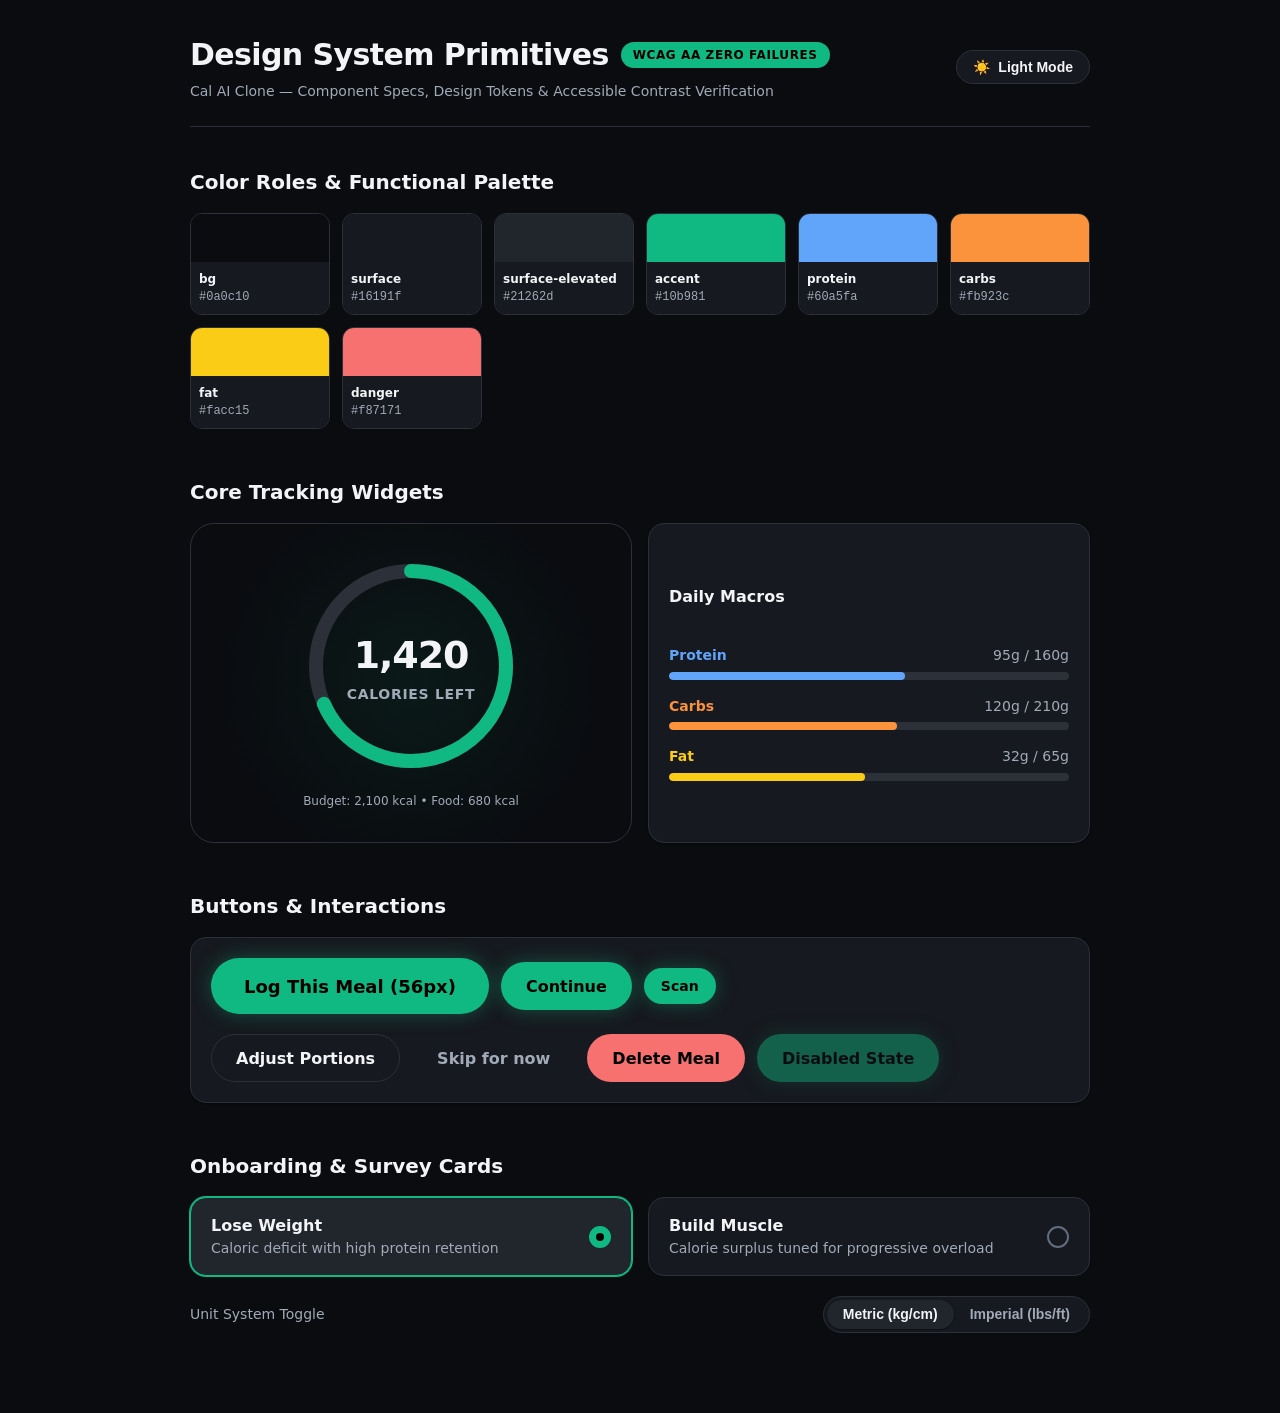
<file: replica/design/primitives.html>
<!DOCTYPE html>
<html lang="en" data-theme="dark">
<head>
  <meta charset="UTF-8">
  <meta name="viewport" content="width=device-width, initial-scale=1.0">
  <title>Cal AI Replica — Design System Primitives</title>
  <link rel="stylesheet" href="tokens.css">
  <style>
    * {
      box-sizing: border-box;
      margin: 0;
      padding: 0;
    }
    body {
      background-color: var(--color-bg);
      color: var(--color-text);
      font-family: var(--font-sans);
      line-height: 1.5;
      padding: 2rem 1.5rem;
      transition: background-color var(--motion-base) var(--motion-ease), color var(--motion-base) var(--motion-ease);
    }
    .container {
      max-width: 900px;
      margin: 0 auto;
    }
    header {
      display: flex;
      justify-content: space-between;
      align-items: center;
      margin-bottom: 2.5rem;
      border-bottom: 1px solid var(--color-border);
      padding-bottom: 1.5rem;
    }
    h1 {
      font-size: var(--text-2xl);
      font-weight: 800;
      letter-spacing: -0.02em;
    }
    .badge {
      display: inline-flex;
      align-items: center;
      padding: 0.25rem 0.75rem;
      border-radius: var(--radius-pill);
      font-size: var(--text-xs);
      font-weight: 700;
      text-transform: uppercase;
      letter-spacing: 0.05em;
    }
    .badge-accent {
      background-color: var(--color-accent);
      color: var(--color-on-accent);
    }
    .theme-toggle {
      background: var(--color-surface);
      border: 1px solid var(--color-border);
      color: var(--color-text);
      padding: 0.5rem 1rem;
      border-radius: var(--radius-pill);
      font-size: var(--text-sm);
      font-weight: 600;
      cursor: pointer;
      display: flex;
      align-items: center;
      gap: 0.5rem;
      transition: all var(--motion-fast) var(--motion-ease);
    }
    .theme-toggle:hover {
      border-color: var(--color-border-input);
    }
    section {
      margin-bottom: 3rem;
    }
    h2 {
      font-size: var(--text-lg);
      font-weight: 700;
      margin-bottom: 1rem;
      display: flex;
      align-items: center;
      gap: 0.5rem;
    }
    .grid {
      display: grid;
      grid-template-columns: repeat(auto-fit, minmax(260px, 1fr));
      gap: 1rem;
    }
    .card {
      background-color: var(--color-surface);
      border: 1px solid var(--color-border);
      border-radius: var(--radius-lg);
      padding: 1.25rem;
      box-shadow: var(--shadow-subtle);
      transition: transform var(--motion-fast) var(--motion-ease), border-color var(--motion-fast) var(--motion-ease);
    }
    .card:hover {
      border-color: var(--color-border-input);
    }
    /* Swatches */
    .swatch-grid {
      display: grid;
      grid-template-columns: repeat(auto-fill, minmax(130px, 1fr));
      gap: 0.75rem;
    }
    .swatch {
      border-radius: var(--radius-md);
      overflow: hidden;
      border: 1px solid var(--color-border);
    }
    .swatch-color {
      height: 48px;
    }
    .swatch-info {
      padding: 0.5rem;
      background: var(--color-surface);
      font-size: var(--text-xs);
    }
    .swatch-name {
      font-weight: 600;
    }
    .swatch-hex {
      color: var(--color-text-muted);
      font-family: var(--font-mono);
    }
    /* Buttons */
    .btn-row {
      display: flex;
      flex-wrap: wrap;
      gap: 0.75rem;
      align-items: center;
    }
    .btn {
      display: inline-flex;
      align-items: center;
      justify-content: center;
      font-family: var(--font-sans);
      font-weight: 600;
      border-radius: var(--radius-pill);
      cursor: pointer;
      border: 1px solid transparent;
      transition: all var(--motion-fast) var(--motion-ease);
      text-decoration: none;
    }
    .btn:active {
      transform: scale(0.97);
    }
    .btn:focus-visible {
      outline: 2px solid var(--color-accent);
      outline-offset: 2px;
    }
    .btn-primary {
      background-color: var(--color-accent);
      color: var(--color-on-accent);
      box-shadow: var(--shadow-glow-accent);
    }
    .btn-secondary {
      background-color: var(--color-surface);
      border-color: var(--color-border);
      color: var(--color-text);
    }
    .btn-secondary:hover {
      border-color: var(--color-border-input);
    }
    .btn-ghost {
      background: transparent;
      color: var(--color-text-muted);
    }
    .btn-ghost:hover {
      color: var(--color-text);
      background: var(--color-surface);
    }
    .btn-danger {
      background-color: var(--color-danger);
      color: #000000;
    }
    .btn-sm {
      height: 36px;
      padding: 0 1rem;
      font-size: var(--text-sm);
    }
    .btn-md {
      height: 48px;
      padding: 0 1.5rem;
      font-size: var(--text-base);
    }
    .btn-lg {
      height: 56px;
      padding: 0 2rem;
      font-size: var(--text-md);
      font-weight: 700;
    }
    .btn:disabled {
      opacity: 0.45;
      cursor: not-allowed;
      transform: none !important;
    }
    /* Hero Calorie Ring */
    .hero-ring-container {
      display: flex;
      flex-direction: column;
      align-items: center;
      justify-content: center;
      padding: 2rem;
      background: radial-gradient(circle at center, rgba(16, 185, 129, 0.08) 0%, transparent 70%);
      border-radius: var(--radius-xl);
      border: 1px solid var(--color-border);
    }
    .ring-wrapper {
      position: relative;
      width: 220px;
      height: 220px;
    }
    .ring-svg {
      width: 100%;
      height: 100%;
      transform: rotate(-90deg);
    }
    .ring-track {
      stroke: var(--color-border);
      fill: none;
      stroke-width: 14;
    }
    .ring-progress {
      stroke: var(--color-accent);
      fill: none;
      stroke-width: 14;
      stroke-linecap: round;
      stroke-dasharray: 628;
      stroke-dashoffset: 220;
      transition: stroke-dashoffset 1s var(--motion-spring);
    }
    .ring-content {
      position: absolute;
      top: 0;
      left: 0;
      width: 100%;
      height: 100%;
      display: flex;
      flex-direction: column;
      align-items: center;
      justify-content: center;
    }
    .ring-calories {
      font-size: var(--text-display);
      font-weight: 800;
      letter-spacing: -0.03em;
    }
    .ring-label {
      font-size: var(--text-sm);
      color: var(--color-text-muted);
      font-weight: 600;
      text-transform: uppercase;
      letter-spacing: 0.05em;
    }
    /* Macro Bars */
    .macro-bar-container {
      margin-top: 1rem;
    }
    .macro-header {
      display: flex;
      justify-content: space-between;
      font-size: var(--text-sm);
      margin-bottom: 0.35rem;
    }
    .macro-name {
      font-weight: 600;
    }
    .macro-stat {
      color: var(--color-text-muted);
    }
    .macro-track {
      height: 8px;
      background: var(--color-border);
      border-radius: var(--radius-pill);
      overflow: hidden;
    }
    .macro-fill {
      height: 100%;
      border-radius: var(--radius-pill);
      transition: width 0.8s var(--motion-spring);
    }
    /* Option Cards */
    .option-card {
      display: flex;
      align-items: center;
      justify-content: space-between;
      padding: 1rem 1.25rem;
      background: var(--color-surface);
      border: 1px solid var(--color-border);
      border-radius: var(--radius-lg);
      cursor: pointer;
      user-select: none;
      transition: all var(--motion-fast) var(--motion-ease);
    }
    .option-card:hover {
      border-color: var(--color-border-input);
    }
    .option-card.selected {
      background: var(--color-surface-elevated);
      border-color: var(--color-accent);
      box-shadow: 0 0 0 1px var(--color-accent);
    }
    .radio-circle {
      width: 22px;
      height: 22px;
      border-radius: 50%;
      border: 2px solid var(--color-border-input);
      display: flex;
      align-items: center;
      justify-content: center;
      transition: all var(--motion-fast) var(--motion-ease);
    }
    .option-card.selected .radio-circle {
      border-color: var(--color-accent);
      background-color: var(--color-accent);
    }
    .radio-dot {
      width: 8px;
      height: 8px;
      border-radius: 50%;
      background: var(--color-on-accent);
      display: none;
    }
    .option-card.selected .radio-dot {
      display: block;
    }
    /* Segmented Toggle */
    .segmented-control {
      display: inline-flex;
      background: var(--color-surface);
      border: 1px solid var(--color-border);
      border-radius: var(--radius-pill);
      padding: 3px;
    }
    .segment-btn {
      padding: 0.4rem 1rem;
      border-radius: var(--radius-pill);
      font-size: var(--text-sm);
      font-weight: 600;
      color: var(--color-text-muted);
      border: none;
      background: transparent;
      cursor: pointer;
      transition: all var(--motion-fast) var(--motion-ease);
    }
    .segment-btn.active {
      background: var(--color-surface-elevated);
      color: var(--color-text);
      box-shadow: var(--shadow-subtle);
    }
  </style>
</head>
<body>
  <div class="container">
    <header>
      <div>
        <div style="display: flex; align-items: center; gap: 0.75rem; margin-bottom: 0.25rem;">
          <h1>Design System Primitives</h1>
          <span class="badge badge-accent">WCAG AA Zero Failures</span>
        </div>
        <p style="color: var(--color-text-muted); font-size: var(--text-sm);">
          Cal AI Clone — Component Specs, Design Tokens & Accessible Contrast Verification
        </p>
      </div>
      <button class="theme-toggle" id="themeToggle" onclick="toggleTheme()">
        <span id="themeIcon">☀️</span>
        <span id="themeLabel">Light Mode</span>
      </button>
    </header>

    <!-- 1. Color Roles & WCAG Swatches -->
    <section>
      <h2>Color Roles & Functional Palette</h2>
      <div class="swatch-grid">
        <div class="swatch">
          <div class="swatch-color" style="background-color: var(--color-bg);"></div>
          <div class="swatch-info"><div class="swatch-name">bg</div><div class="swatch-hex">#0a0c10</div></div>
        </div>
        <div class="swatch">
          <div class="swatch-color" style="background-color: var(--color-surface);"></div>
          <div class="swatch-info"><div class="swatch-name">surface</div><div class="swatch-hex">#16191f</div></div>
        </div>
        <div class="swatch">
          <div class="swatch-color" style="background-color: var(--color-surface-elevated);"></div>
          <div class="swatch-info"><div class="swatch-name">surface-elevated</div><div class="swatch-hex">#21262d</div></div>
        </div>
        <div class="swatch">
          <div class="swatch-color" style="background-color: var(--color-accent);"></div>
          <div class="swatch-info"><div class="swatch-name">accent</div><div class="swatch-hex">#10b981</div></div>
        </div>
        <div class="swatch">
          <div class="swatch-color" style="background-color: var(--color-macro-protein);"></div>
          <div class="swatch-info"><div class="swatch-name">protein</div><div class="swatch-hex">#60a5fa</div></div>
        </div>
        <div class="swatch">
          <div class="swatch-color" style="background-color: var(--color-macro-carbs);"></div>
          <div class="swatch-info"><div class="swatch-name">carbs</div><div class="swatch-hex">#fb923c</div></div>
        </div>
        <div class="swatch">
          <div class="swatch-color" style="background-color: var(--color-macro-fat);"></div>
          <div class="swatch-info"><div class="swatch-name">fat</div><div class="swatch-hex">#facc15</div></div>
        </div>
        <div class="swatch">
          <div class="swatch-color" style="background-color: var(--color-danger);"></div>
          <div class="swatch-info"><div class="swatch-name">danger</div><div class="swatch-hex">#f87171</div></div>
        </div>
      </div>
    </section>

    <!-- 2. Hero Widget: Calorie Ring & Macro Bars -->
    <section>
      <h2>Core Tracking Widgets</h2>
      <div class="grid">
        <div class="hero-ring-container">
          <div class="ring-wrapper">
            <svg class="ring-svg" viewBox="0 0 220 220">
              <circle class="ring-track" cx="110" cy="110" r="95"></circle>
              <circle class="ring-progress" cx="110" cy="110" r="95"></circle>
            </svg>
            <div class="ring-content">
              <span class="ring-calories" id="caloriesVal">1,420</span>
              <span class="ring-label">Calories Left</span>
            </div>
          </div>
          <p style="font-size: var(--text-xs); color: var(--color-text-muted); margin-top: 1rem;">
            Budget: 2,100 kcal &bull; Food: 680 kcal
          </p>
        </div>

        <div class="card" style="display: flex; flex-direction: column; justify-content: center;">
          <h3 style="font-size: var(--text-base); margin-bottom: 1.25rem;">Daily Macros</h3>
          
          <div class="macro-bar-container">
            <div class="macro-header">
              <span class="macro-name" style="color: var(--color-macro-protein);">Protein</span>
              <span class="macro-stat">95g / 160g</span>
            </div>
            <div class="macro-track">
              <div class="macro-fill" style="width: 59%; background-color: var(--color-macro-protein);"></div>
            </div>
          </div>

          <div class="macro-bar-container">
            <div class="macro-header">
              <span class="macro-name" style="color: var(--color-macro-carbs);">Carbs</span>
              <span class="macro-stat">120g / 210g</span>
            </div>
            <div class="macro-track">
              <div class="macro-fill" style="width: 57%; background-color: var(--color-macro-carbs);"></div>
            </div>
          </div>

          <div class="macro-bar-container">
            <div class="macro-header">
              <span class="macro-name" style="color: var(--color-macro-fat);">Fat</span>
              <span class="macro-stat">32g / 65g</span>
            </div>
            <div class="macro-track">
              <div class="macro-fill" style="width: 49%; background-color: var(--color-macro-fat);"></div>
            </div>
          </div>
        </div>
      </div>
    </section>

    <!-- 3. Primary Buttons & Actions -->
    <section>
      <h2>Buttons & Interactions</h2>
      <div class="card">
        <div class="btn-row" style="margin-bottom: 1.25rem;">
          <button class="btn btn-primary btn-lg">Log This Meal (56px)</button>
          <button class="btn btn-primary btn-md">Continue</button>
          <button class="btn btn-primary btn-sm">Scan</button>
        </div>
        <div class="btn-row">
          <button class="btn btn-secondary btn-md">Adjust Portions</button>
          <button class="btn btn-ghost btn-md">Skip for now</button>
          <button class="btn btn-danger btn-md">Delete Meal</button>
          <button class="btn btn-primary btn-md" disabled>Disabled State</button>
        </div>
      </div>
    </section>

    <!-- 4. Onboarding & Form Controls -->
    <section>
      <h2>Onboarding & Survey Cards</h2>
      <div class="grid">
        <div class="option-card selected" onclick="toggleOption(this)">
          <div>
            <div style="font-weight: 700; font-size: var(--text-base);">Lose Weight</div>
            <div style="font-size: var(--text-sm); color: var(--color-text-muted);">Caloric deficit with high protein retention</div>
          </div>
          <div class="radio-circle"><div class="radio-dot"></div></div>
        </div>

        <div class="option-card" onclick="toggleOption(this)">
          <div>
            <div style="font-weight: 700; font-size: var(--text-base);">Build Muscle</div>
            <div style="font-size: var(--text-sm); color: var(--color-text-muted);">Calorie surplus tuned for progressive overload</div>
          </div>
          <div class="radio-circle"><div class="radio-dot"></div></div>
        </div>
      </div>

      <div style="margin-top: 1.25rem; display: flex; align-items: center; justify-content: space-between;">
        <span style="font-size: var(--text-sm); color: var(--color-text-muted);">Unit System Toggle</span>
        <div class="segmented-control">
          <button class="segment-btn active" onclick="setSegment(this)">Metric (kg/cm)</button>
          <button class="segment-btn" onclick="setSegment(this)">Imperial (lbs/ft)</button>
        </div>
      </div>
    </section>
  </div>

  <script>
    function toggleTheme() {
      const html = document.documentElement;
      const isDark = html.getAttribute('data-theme') === 'dark';
      const newTheme = isDark ? 'light' : 'dark';
      html.setAttribute('data-theme', newTheme);
      document.getElementById('themeIcon').textContent = isDark ? '🌙' : '☀️';
      document.getElementById('themeLabel').textContent = isDark ? 'Dark Mode' : 'Light Mode';
    }

    function toggleOption(el) {
      const parent = el.parentElement;
      parent.querySelectorAll('.option-card').forEach(c => c.classList.remove('selected'));
      el.classList.add('selected');
    }

    function setSegment(btn) {
      const parent = btn.parentElement;
      parent.querySelectorAll('.segment-btn').forEach(b => b.classList.remove('active'));
      btn.classList.add('active');
    }
  </script>
</body>
</html>
</file>
<file: replica/design/tokens.css>
/* ==============================================================================
   Cal AI Replica Design Tokens (tokens.css)
   Theme Variables, Typography, Spacing, Radii, Shadows & Motion
   ============================================================================== */

:root {
  /* Color Roles (Default: Dark Mode) */
  --color-bg: #0a0c10;
  --color-surface: #16191f;
  --color-surface-elevated: #21262d;
  --color-border: #2b3039;
  --color-border-input: #616c7d;
  --color-text: #f3f4f6;
  --color-text-muted: #a1aab7;
  --color-accent: #10b981;
  --color-on-accent: #000000;
  --color-danger: #f87171;
  --color-warning: #fbbf24;
  --color-success: #34d399;

  /* Nutrition Macro Colors */
  --color-macro-protein: #60a5fa;
  --color-macro-carbs: #fb923c;
  --color-macro-fat: #facc15;
  --color-macro-calories: #10b981;

  /* Typography */
  --font-sans: 'Inter', system-ui, -apple-system, BlinkMacSystemFont, 'Segoe UI', Roboto, sans-serif;
  --font-mono: ui-monospace, SFMono-Regular, Menlo, Monaco, Consolas, monospace;

  /* Type Scale */
  --text-xs: 0.75rem;     /* 12px / 16px line */
  --text-sm: 0.875rem;    /* 14px / 20px line */
  --text-base: 1rem;      /* 16px / 24px line */
  --text-md: 1.125rem;    /* 18px / 26px line */
  --text-lg: 1.25rem;     /* 20px / 28px line */
  --text-xl: 1.5rem;      /* 24px / 32px line */
  --text-2xl: 1.875rem;   /* 30px / 36px line */
  --text-display: 2.375rem; /* 38px / 44px line */

  /* Spacing */
  --space-1: 0.25rem;  /* 4px */
  --space-2: 0.5rem;   /* 8px */
  --space-3: 0.75rem;  /* 12px */
  --space-4: 1rem;     /* 16px */
  --space-5: 1.25rem;  /* 20px */
  --space-6: 1.5rem;   /* 24px */
  --space-8: 2rem;     /* 32px */
  --space-10: 2.5rem;  /* 40px */
  --space-12: 3rem;    /* 48px */
  --space-16: 4rem;    /* 64px */

  /* Radii */
  --radius-xs: 4px;
  --radius-sm: 8px;
  --radius-md: 12px;
  --radius-lg: 16px;
  --radius-xl: 24px;
  --radius-pill: 9999px;

  /* Shadows */
  --shadow-subtle: 0 1px 2px rgba(0, 0, 0, 0.4);
  --shadow-card: 0 4px 12px rgba(0, 0, 0, 0.5);
  --shadow-floating: 0 12px 32px rgba(0, 0, 0, 0.7);
  --shadow-glow-accent: 0 0 20px rgba(16, 185, 129, 0.35);
  --shadow-glow-calories: 0 0 24px rgba(16, 185, 129, 0.4);

  /* Motion */
  --motion-instant: 80ms;
  --motion-fast: 140ms;
  --motion-base: 220ms;
  --motion-spring: cubic-bezier(0.16, 1, 0.3, 1);
  --motion-ease: cubic-bezier(0.2, 0.8, 0.2, 1);
}

/* Light Mode Overrides */
[data-theme='light'],
.light {
  --color-bg: #ffffff;
  --color-surface: #f4f5f7;
  --color-surface-elevated: #ffffff;
  --color-border: #e2e5ea;
  --color-border-input: #6b7280;
  --color-text: #111827;
  --color-text-muted: #4b5563;
  --color-accent: #047857;
  --color-on-accent: #ffffff;
  --color-danger: #dc2626;
  --color-warning: #b45309;
  --color-success: #15803d;

  --color-macro-protein: #2563eb;
  --color-macro-carbs: #c2410c;
  --color-macro-fat: #a16207;
  --color-macro-calories: #047857;

  --shadow-subtle: 0 1px 2px rgba(16, 24, 40, 0.05);
  --shadow-card: 0 4px 12px rgba(16, 24, 40, 0.08);
  --shadow-floating: 0 12px 32px rgba(16, 24, 40, 0.12);
  --shadow-glow-accent: 0 0 16px rgba(4, 120, 87, 0.2);
}
</file>
